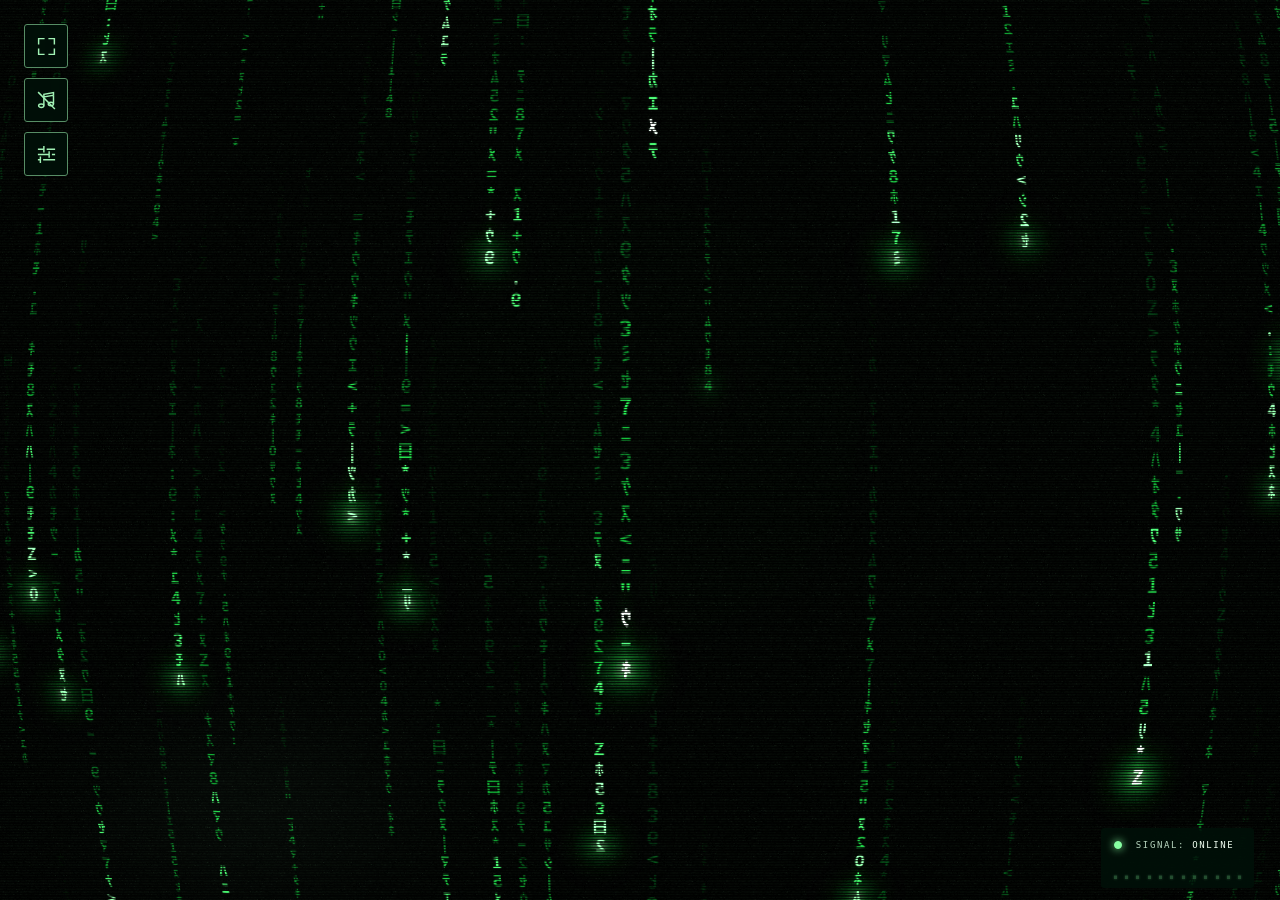
<file: index.html>
<!doctype html>
<html lang="en" data-signal="cinema">
  <head>
    <meta charset="utf-8" />
    <meta
      name="viewport"
      content="width=device-width, initial-scale=1, viewport-fit=cover"
    />
    <meta name="theme-color" content="#000402" />
    <meta
      name="description"
      content="Matrix-inspired digital rain with CRT scanlines and barrel distortion, procedurally composed electronic soundtrack, four distinct signal profiles. Desktop and mobile support."
    />
    <title>DIGITAL RAINDROP</title>
    <link rel="canonical" href="https://digital-raindrops.netlify.app/" />
    <meta property="og:type" content="website" />
    <meta property="og:site_name" content="Digital Raindrop / Matrix Rain" />
    <meta property="og:title" content="Digital Raindrop / Matrix Rain" />
    <meta
      property="og:description"
      content="Your window into the Matrix. Interactive digital rain, immersive CRT effects, and an original electronic soundtrack."
    />
    <meta property="og:url" content="https://digital-raindrops.netlify.app/" />
    <meta
      property="og:image"
      content="https://digital-raindrops.netlify.app/assets/source-social.png"
    />
    <meta property="og:image:type" content="image/png" />
    <meta property="og:image:width" content="1200" />
    <meta property="og:image:height" content="630" />
    <meta
      property="og:image:alt"
      content="Glowing emerald code rain with bright white heads on a curved CRT display."
    />
    <meta name="twitter:card" content="summary_large_image" />
    <meta name="twitter:title" content="Digital Raindrop" />
    <meta
      name="twitter:description"
      content="Your window into the Matrix. Interactive digital rain, immersive CRT effects, and an original electronic soundtrack."
    />
    <meta
      name="twitter:image"
      content="https://digital-raindrops.netlify.app/assets/source-social.png"
    />
    <meta
      name="twitter:image:alt"
      content="Glowing emerald code rain with bright white heads on a curved CRT display."
    />
    <link rel="preconnect" href="https://fonts.googleapis.com" />
    <link rel="preconnect" href="https://fonts.gstatic.com" crossorigin />
    <link
      href="https://fonts.googleapis.com/css2?family=Noto+Sans+JP:wght@700&display=swap"
      rel="stylesheet"
    />
    <link rel="stylesheet" href="styles.css" />
  </head>
  <body>
    <main id="rain" aria-label="Interactive falling digital code rain"></main>
    <button
      id="fullscreen-toggle"
      type="button"
      data-shortcut="fullscreen"
      aria-label="Enter fullscreen"
      title="Toggle fullscreen (F)"
      aria-pressed="false"
    >
      <svg viewBox="0 0 24 24" aria-hidden="true">
        <path class="fs-enter" d="M3 9V3h6 M15 3h6v6 M21 15v6h-6 M9 21H3v-6" />
        <path class="fs-exit" d="M9 3v6H3 M21 9h-6V3 M15 21v-6h6 M3 15h6v6" />
      </svg>
    </button>
    <button
      id="music-toggle"
      type="button"
      data-shortcut="music"
      aria-label="Turn music on"
      title="Turn music on (M)"
      aria-pressed="false"
    >
      <svg viewBox="0 0 24 24" aria-hidden="true">
        <path d="M9 17V5l11-2v12 M9 8l11-2" />
        <ellipse cx="6" cy="18" rx="3" ry="2" />
        <ellipse cx="17" cy="16" rx="3" ry="2" />
        <path class="music-off" d="M3 3l18 18" />
      </svg>
    </button>
    <div class="hud">
      <section id="panel" aria-label="Digital rain settings">
        <h1>DIGITAL RAIN</h1>
        <p class="sub">Your window into the Matrix. Watch, listen, learn.</p>
        <div class="rule"></div>
        <p class="tag">00 / CONTROLS</p>
        <details id="controls-help">
          <summary>
            <span class="desktop-only">Shortcuts &amp; gestures</span>
            <span class="touch-only">Gestures</span>
          </summary>
          <div id="keyboard-help" class="keyhelp desktop-only"></div>
          <p class="gesture-help desktop-only">
            Click the rain for a ripple. <kbd>Shift</kbd> + click for a stronger ripple.
            Scroll to zoom.
          </p>
          <p class="gesture-help touch-only">
            Tap the rain for a ripple. Pinch to zoom. Swipe horizontally to pan.
          </p>
          <p class="gesture-help">Select the signal status to pause or resume.</p>
        </details>
        <div class="rule"></div>
        <p class="tag">01 / VIEW</p>
        <div class="duo" role="group" aria-label="Visual mode" data-shortcut="view">
          <button data-mode="rain" class="active" aria-pressed="true">MATRIX RAIN</button>
          <button data-mode="tunnel" aria-pressed="false">CODE TUNNEL</button>
        </div>
        <p class="dsc" id="mode-help">Your window into the Matrix.</p>
        <div class="rule"></div>
        <p class="tag">02 / SIGNAL PROFILES</p>
        <div class="triad quad" role="group" aria-label="Signal profiles" data-shortcut="color">
          <button data-grade="cinema" class="active" aria-pressed="true">
            SOURCE
          </button>
          <button data-grade="abyss" aria-pressed="false">DEEP</button>
          <button data-grade="voltage" aria-pressed="false">OVERDRIVE</button>
          <button data-grade="anomaly" aria-pressed="false">ANOMALY</button>
        </div>
        <p class="dsc" id="grade-help">
          Classic emerald trails with bright heads.
        </p>
        <div class="rule"></div>
        <p class="tag">03 / THE CODE</p>
        <div class="control">
          <div class="control-head">
            <label for="density">COLUMN DENSITY</label
            ><output id="density-value" for="density"></output>
          </div>
          <input id="density" type="range" data-shortcut="densityUp densityDown" />
        </div>
        <div class="control">
          <div class="control-head">
            <label for="zoom">CENTRED CAMERA ZOOM</label
            ><output id="zoom-value" for="zoom"></output>
          </div>
          <input id="zoom" type="range" />
        </div>
        <div class="control">
          <div class="control-head">
            <label for="speed" id="speed-label">FALL VELOCITY</label
            ><output id="speed-value" for="speed"></output>
          </div>
          <input id="speed" type="range" />
        </div>
        <div class="control">
          <div class="control-head">
            <label for="persistence">TRAIL PERSISTENCE</label
            ><output id="persistence-value" for="persistence"></output>
          </div>
          <input id="persistence" type="range" />
        </div>
        <div class="switch">
          <label for="bloom">PHOSPHOR GLOW</label>
          <input id="bloom" type="checkbox" data-shortcut="glow" checked />
        </div>
        <div class="control">
          <div class="control-head">
            <label for="glow">PHOSPHOR HALO</label
            ><output id="glow-value" for="glow"></output>
          </div>
          <input id="glow" type="range" />
        </div>
        <div class="rule"></div>
        <p class="tag">04 / ANALOG DISPLAY</p>
        <div class="triad" role="group" aria-label="CRT display mode">
          <button data-crt="off" data-shortcut="flat" aria-pressed="false">FLAT</button>
          <button data-crt="scan" data-shortcut="scan" aria-pressed="false">SCANLINES</button>
          <button data-crt="glass" data-shortcut="curved" class="active" aria-pressed="true">
            CURVED CRT
          </button>
        </div>
        <p id="display-note" class="context-note"></p>
        <div class="control">
          <div class="control-head">
            <label for="curvature">CRT CURVATURE</label
            ><output id="curvature-value" for="curvature"></output>
          </div>
          <input id="curvature" type="range" />
        </div>
        <div class="control">
          <div class="control-head">
            <label for="scanBrightness">PHOSPHOR BRIGHTNESS</label
            ><output id="scanBrightness-value" for="scanBrightness"></output>
          </div>
          <input id="scanBrightness" type="range" />
        </div>
        <div class="control">
          <div class="control-head">
            <label for="grain">FILM TEXTURE STRENGTH</label
            ><output id="grain-value" for="grain"></output>
          </div>
          <input id="grain" type="range" data-shortcut="texture" />
        </div>
        <div class="switch">
          <label for="showFPS">SHOW FPS</label>
          <input id="showFPS" type="checkbox" />
        </div>
        <div class="switch" id="mobile-fps-setting" hidden>
          <label for="unlockMobileFPS">UNLOCK 60 FPS</label>
          <input id="unlockMobileFPS" type="checkbox" />
        </div>
        <div class="rule"></div>
        <p class="tag">05 / AUDIO</p>
        <div class="triad quad" role="group" aria-label="Original audio modes" data-shortcut="mute">
          <button data-audio="off" title="Mute all audio" aria-pressed="false">MUTED</button>
          <button data-audio="effects" class="active" aria-pressed="true">
            SFX ONLY
          </button>
          <button data-audio="ambience" aria-pressed="false">STATIC HUM</button>
          <button data-audio="score" aria-pressed="false">SCORE + HUM</button>
        </div>
        <p id="audio-note" class="context-note"></p>
        <div class="control">
          <div class="control-head">
            <label for="interfaceLevel">UI SOUND LEVEL</label
            ><output id="interfaceLevel-value" for="interfaceLevel"></output>
          </div>
          <input id="interfaceLevel" type="range" />
        </div>
        <div class="control">
          <div class="control-head">
            <label for="humVolume">STATIC HUM VOLUME</label
            ><output id="humVolume-value" for="humVolume"></output>
          </div>
          <input id="humVolume" type="range" />
        </div>
        <div class="control">
          <div class="control-head">
            <label for="scoreVolume">SCORE VOLUME</label
            ><output id="scoreVolume-value" for="scoreVolume"></output>
          </div>
          <input id="scoreVolume" type="range" />
        </div>
        <div class="control">
          <div class="control-head">
            <label for="volume">MASTER VOLUME</label
            ><output id="volume-value" for="volume"></output>
          </div>
          <input id="volume" type="range" />
        </div>
        <div class="switch">
          <label for="beatReactive">BEAT REACTIVE CODE</label
          ><input id="beatReactive" type="checkbox" checked />
        </div>
        <div class="control">
          <div class="control-head">
            <label for="beatStrength">BEAT IMPACT</label
            ><output id="beatStrength-value" for="beatStrength"></output>
          </div>
          <input id="beatStrength" type="range" />
        </div>
        <div class="rule"></div>
        <p class="tag">06 / SIGNAL INTERVENTION</p>
        <div class="buttons">
          <button id="surge-btn" data-shortcut="surge">
            <span>ELECTRIC SURGE</span><span class="keyboard-only" data-shortcut-keys="surge">E</span>
          </button>
          <button id="breach-btn" data-shortcut="breach">
            <span>SYSTEM BREACH</span><span class="keyboard-only" data-shortcut-keys="breach">B</span>
          </button>
          <button id="pause-btn" data-shortcut="pause"><span id="pause-label">PAUSE SIGNAL</span><span class="keyboard-only" data-shortcut-keys="pause">Space</span></button>
          <button id="reseed-btn" data-shortcut="reseed"><span>RESEED FIELD</span><span class="keyboard-only" data-shortcut-keys="reseed">R</span></button>
          <button id="defaults-btn" style="grid-column: 1/-1">
            RESTORE DEFAULTS
          </button>
        </div>
        <p id="notify" role="status" aria-live="polite"></p>
      </section>
      <button
        id="toggle"
        type="button"
        data-shortcut="settings"
        aria-label="Open settings"
        title="Open settings (S)"
        aria-expanded="false"
        aria-controls="panel"
      >
        <svg viewBox="0 0 24 24" aria-hidden="true">
          <path
            class="panel-open"
            d="M3 6h6 M13 6h8 M3 12h12 M19 12h2 M3 18h2 M9 18h12 M9 3v6 M15 9v6 M5 15v6"
          />
          <path class="panel-close" d="M6 6l12 12 M18 6L6 18" />
        </svg>
      </button>
    </div>
    <div class="fps" id="fps-indicator" hidden aria-hidden="true">
      FPS: <strong id="fps-value">—</strong>
    </div>
    <button class="mini" id="signal-indicator" type="button" aria-label="Pause signal" aria-pressed="false" data-shortcut="pause">
      SIGNAL: <strong id="status">ONLINE</strong>
      <span id="beat-leds" aria-hidden="true">
        <i></i><i></i><i></i><i></i><i></i><i></i><i></i><i></i><i></i><i></i
        ><i></i><i></i>
      </span>
    </button>
    <!-- Ordered classic scripts preserve direct-open startup. -->
    <script src="js/rain.js"></script>
    <script src="js/crt.js"></script>
    <script src="js/audio.js"></script>
    <script src="js/ui.js"></script>
  </body>
</html>
</file>
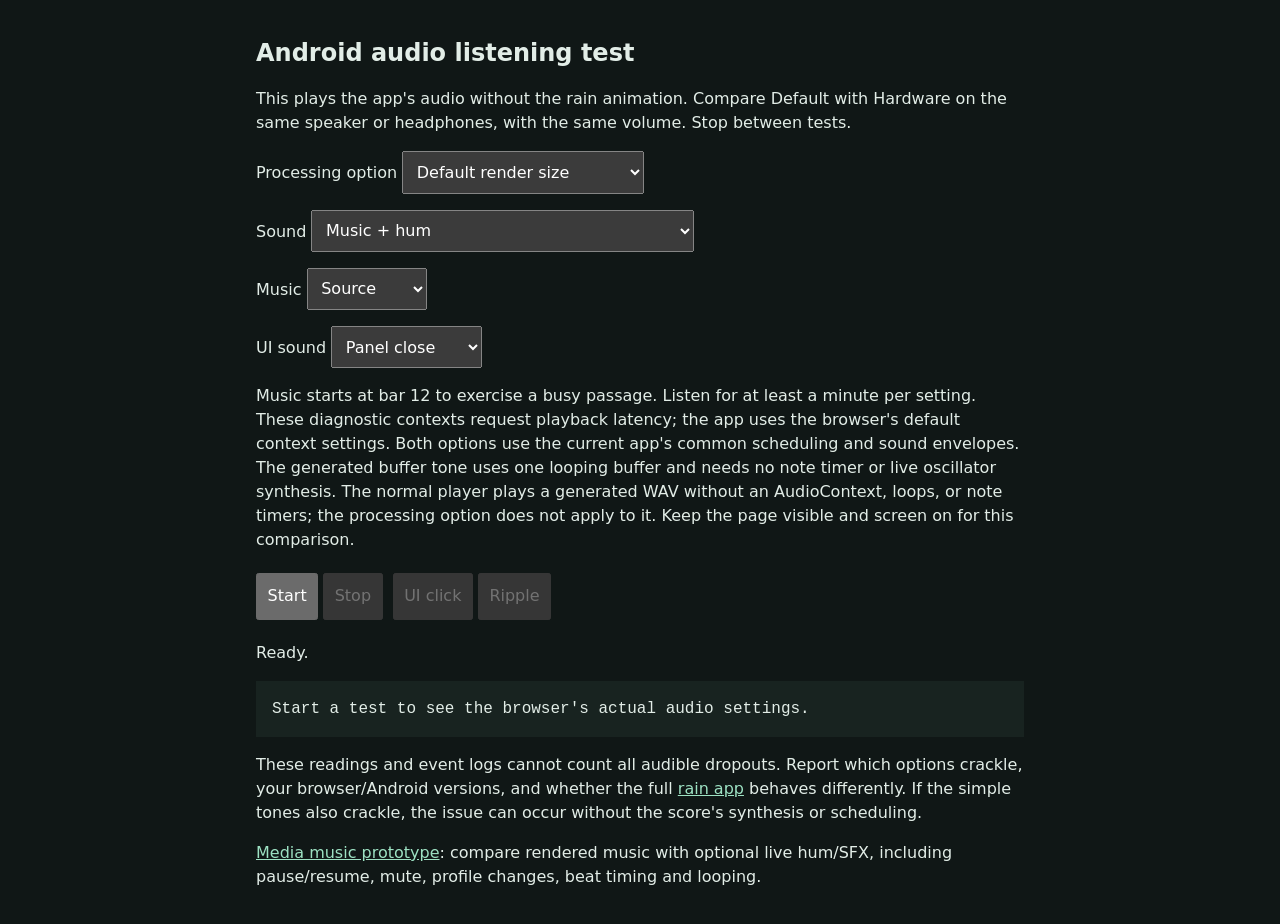
<file: tests/audio-live.html>
<!doctype html>
<html lang="en">
<meta charset="utf-8">
<meta name="viewport" content="width=device-width,initial-scale=1">
<title>Digital Rain — Android audio listening test</title>
<style>
  :root { color-scheme: dark; font: 16px/1.5 system-ui, sans-serif; }
  body { max-width: 48rem; margin: auto; padding: 1.2rem; background: #101716; color: #e2ede7; }
  h1 { font-size: 1.5rem; }
  label { display: block; margin: 1rem 0; }
  select, button { font: inherit; padding: .6rem; max-width: 100%; }
  button { margin: .3rem .3rem .3rem 0; }
  pre { white-space: pre-wrap; overflow-wrap: anywhere; background: #182320; padding: 1rem; }
  a { color: #9de2c3; }
</style>
<h1>Android audio listening test</h1>
<p>This plays the app's audio without the rain animation. Compare Default with Hardware
on the same speaker or headphones, with the same volume. Stop between tests.</p>
<label>Processing option
  <select id="render"><option value="default">Default render size</option>
    <option value="hardware">Hardware (experimental)</option></select>
</label>
<label>Sound
  <select id="sound"><option value="score">Music + hum</option>
    <option value="tone">Steady tone (Web Audio oscillator)</option><option value="buffer">Generated steady tone (Web Audio buffer)</option>
    <option value="media">Normal audio player tone (90 seconds)</option>
    <option value="effects">SFX only</option></select>
</label>
<label>Music
  <select id="profile"><option value="cinema">Source</option><option value="abyss">Deep</option>
    <option value="voltage">Overdrive</option><option value="anomaly">Anomaly</option></select>
</label>
<label>UI sound
  <select id="kind"><option value="panel-close">Panel close</option><option value="panel-open">Panel open</option>
    <option value="press">Button</option><option value="select">Selection</option>
    <option value="toggle-on">Switch on</option><option value="toggle-off">Switch off</option>
    <option value="slider">Slider</option><option value="slider-end">Slider release</option>
    <option value="commit">Commit</option><option value="reset">Reset</option>
    <option value="pause">Pause</option><option value="resume">Resume</option></select>
</label>
<p>Music starts at bar 12 to exercise a busy passage. Listen for at least a minute per setting.
These diagnostic contexts request playback latency; the app uses the browser's default context settings.
Both options use the current app's common scheduling and sound envelopes.
The generated buffer tone uses one looping buffer and needs no note timer or live oscillator synthesis.
The normal player plays a generated WAV without an AudioContext, loops, or note timers;
the processing option does not apply to it. Keep the page visible and screen on for this comparison.</p>
<button id="start">Start</button><button id="stop" disabled>Stop</button>
<button id="foley" disabled>UI click</button><button id="ripple" disabled>Ripple</button>
<p id="status" role="status">Ready.</p>
<pre id="report">Start a test to see the browser's actual audio settings.</pre>
<p>These readings and event logs cannot count all audible dropouts. Report which options crackle, your browser/Android
versions, and whether the full <a href="../index.html">rain app</a> behaves differently.
If the simple tones also crackle, the issue can occur without the score's synthesis or scheduling.</p>
<p><a href="audio-media.html">Media music prototype</a>: compare rendered music with optional live hum/SFX,
including pause/resume, mute, profile changes, beat timing and looping.</p>
<script>window.RainApp={state:{grade:'cinema',volume:.5,paused:false,interfaceSounds:true,interfaceLevel:.5}};</script>
<script src="../js/audio.js"></script>
<script>
'use strict';
const byId=id=>document.getElementById(id);
const controls=['render','sound','profile'].map(byId);
let engine=null, ctx=null, source=null, gain=null, refresh=null, test=null, media=null, mediaUrl=null;
let events=[], startedAt=0, stopping=false;
function logEvent(event) {
  events.push({seconds:+((performance.now()-startedAt)/1000).toFixed(2),event});
  if(events.length>40)events.shift();
  report();
}
document.addEventListener('visibilitychange',()=>{if(ctx||media)logEvent('page '+document.visibilityState);});
// A finite file avoids loop-boundary and live Web Audio processing as variables.
function toneWav() {
  const rate=48000, count=rate*90, bytes=new ArrayBuffer(44+count*2), view=new DataView(bytes);
  const text=(at,s)=>{for(let i=0;i<s.length;i++)view.setUint8(at+i,s.charCodeAt(i));};
  text(0,'RIFF');view.setUint32(4,bytes.byteLength-8,true);text(8,'WAVE');text(12,'fmt ');
  view.setUint32(16,16,true);view.setUint16(20,1,true);view.setUint16(22,1,true);
  view.setUint32(24,rate,true);view.setUint32(28,rate*2,true);
  view.setUint16(32,2,true);view.setUint16(34,16,true);text(36,'data');view.setUint32(40,count*2,true);
  const fade=rate*.04;
  for(let i=0;i<count;i++) {
    const envelope=Math.min(1,i/fade,(count-1-i)/fade);
    view.setInt16(44+i*2,Math.round(Math.sin(2*Math.PI*440*i/rate)*.08*envelope*32767),true);
  }
  return new Blob([bytes],{type:'audio/wav'});
}
function report() {
  if(!ctx&&!media)return;
  byId('report').textContent=JSON.stringify({
    browser:navigator.userAgent, ...test, pageVisibility:document.visibilityState,
    ...(ctx?{
      state:ctx.state, sampleRate:ctx.sampleRate,
      renderQuantumFrames:ctx.renderQuantumSize??'not exposed (hint may be ignored)',
      baseLatencyMs:Number.isFinite(ctx.baseLatency)?+(ctx.baseLatency*1000).toFixed(2):'not exposed',
      outputLatencyMs:Number.isFinite(ctx.outputLatency)?+(ctx.outputLatency*1000).toFixed(2):'not exposed',
      audioTimeSeconds:+ctx.currentTime.toFixed(2)
    }:{state:media.ended?'ended':media.paused?'paused':'playing',fileSampleRate:48000,
      audioTimeSeconds:+media.currentTime.toFixed(2),readyState:media.readyState,
      error:media.error?{code:media.error.code,message:media.error.message}:null}),
    events
  },null,2);
}
async function start() {
  if(ctx||media||stopping)return;
  const processing=byId('render').value, sound=byId('sound').value;
  events=[];startedAt=performance.now();
  test={requestedProcessing:sound==='media'?'not applicable':processing,sound,
    profile:byId('profile').value,latencyHint:sound==='media'?'not applicable':'playback'};
  const activeTest=test;
  controls.forEach(control=>control.disabled=true);
  byId('start').disabled=true;byId('stop').disabled=false;
  try {
    // Keep experimental context configuration here, outside the production engine.
    const Context=window.AudioContext||window.webkitAudioContext;
    const diagnosticContext=function() {
      try {return new Context({latencyHint:'playback',renderSizeHint:processing});}
      catch {test.fallback='render hint rejected';return new Context({latencyHint:'playback'});}
    };
    let playPromise=null;
    if(sound==='media') {
      media=new Audio();mediaUrl=URL.createObjectURL(toneWav());media.src=mediaUrl;
      const player=media;
      for(const name of ['playing','waiting','stalled','pause','ended','error'])
        player.addEventListener(name,()=>{if(media===player)logEvent('player '+name);});
      playPromise=player.play();
    } else if(sound==='score'||sound==='effects') {
      RainApp.state.grade=test.profile;
      engine=new SignalAudio();
      // init() constructs its context synchronously; restore the constructor
      // before playback promises or any other page work can run.
      const originalContext=window.AudioContext;
      try {window.AudioContext=diagnosticContext;engine.setMode(sound);}
      finally {window.AudioContext=originalContext;}
      if(!engine.ctx)throw Error('Web Audio could not start.');
      ctx=engine.ctx;
      if(sound==='score') {
        // Retire the intro already queued by setMode before jumping ahead.
        engine.retireScoreBus();engine.step=12*16;engine.recentHits=[];
        engine.nextStep=ctx.currentTime+engine.startLead;engine.schedule();
      }
    } else {
      ctx=diagnosticContext();
      ctx.resume().catch(error=>{byId('status').textContent=error.message;});
      gain=ctx.createGain();gain.gain.value=0;gain.connect(ctx.destination);
      if(sound==='tone') {source=ctx.createOscillator();source.frequency.value=440;}
      else {
        const buffer=ctx.createBuffer(1,ctx.sampleRate,ctx.sampleRate),data=buffer.getChannelData(0);
        for(let i=0;i<data.length;i++)data[i]=Math.sin(2*Math.PI*440*i/ctx.sampleRate);
        source=ctx.createBufferSource();source.buffer=buffer;source.loop=true;
      }
      const t=ctx.currentTime+.12;
      source.connect(gain);gain.gain.setValueAtTime(0,t);gain.gain.linearRampToValueAtTime(.08,t+.04);
      source.start(t);
    }
    if(ctx) {
      const context=ctx;
      context.addEventListener('statechange',()=>{if(ctx===context)logEvent('context '+context.state);});
    }
    byId('foley').disabled=byId('ripple').disabled=!engine;
    byId('status').textContent='Playing. Note any crackles, then Stop to change the test.';
    refresh=setInterval(report,1000);report();
    if(playPromise)await playPromise;
  } catch(error) {
    if(stopping||test!==activeTest||activeTest.stopped)return;
    await stop();
    byId('status').textContent='Could not play: '+error.message;
  }
}
async function stop() {
  if(stopping)return;
  stopping=true;
  if(test)test.stopped=true;
  byId('stop').disabled=true;byId('foley').disabled=byId('ripple').disabled=true;
  clearInterval(refresh);
  logEvent('Stop requested');
  if(media) {
    media.pause();report();
    const player=media;media=null;
    player.removeAttribute('src');player.load();
    URL.revokeObjectURL(mediaUrl);mediaUrl=null;
  }
  if(ctx) {
    if(engine)engine.setMode('off');
    else if(gain)gain.gain.setTargetAtTime(0,ctx.currentTime,.015);
    await new Promise(resolve=>setTimeout(resolve,100));
    await ctx.close();report();
  }
  ctx=null;engine=null;source=null;gain=null;
  controls.forEach(control=>control.disabled=false);byId('start').disabled=false;
  byId('status').textContent='Stopped. Choose another setting and Start.';
  stopping=false;
}
byId('start').onclick=start;
byId('stop').onclick=()=>stop().catch(error=>{byId('status').textContent=error.message;});
byId('foley').onclick=()=>engine?.interfaceSound(byId('kind').value);
byId('ripple').onclick=()=>engine?.ripple(.5);
</script>
</html>
</file>
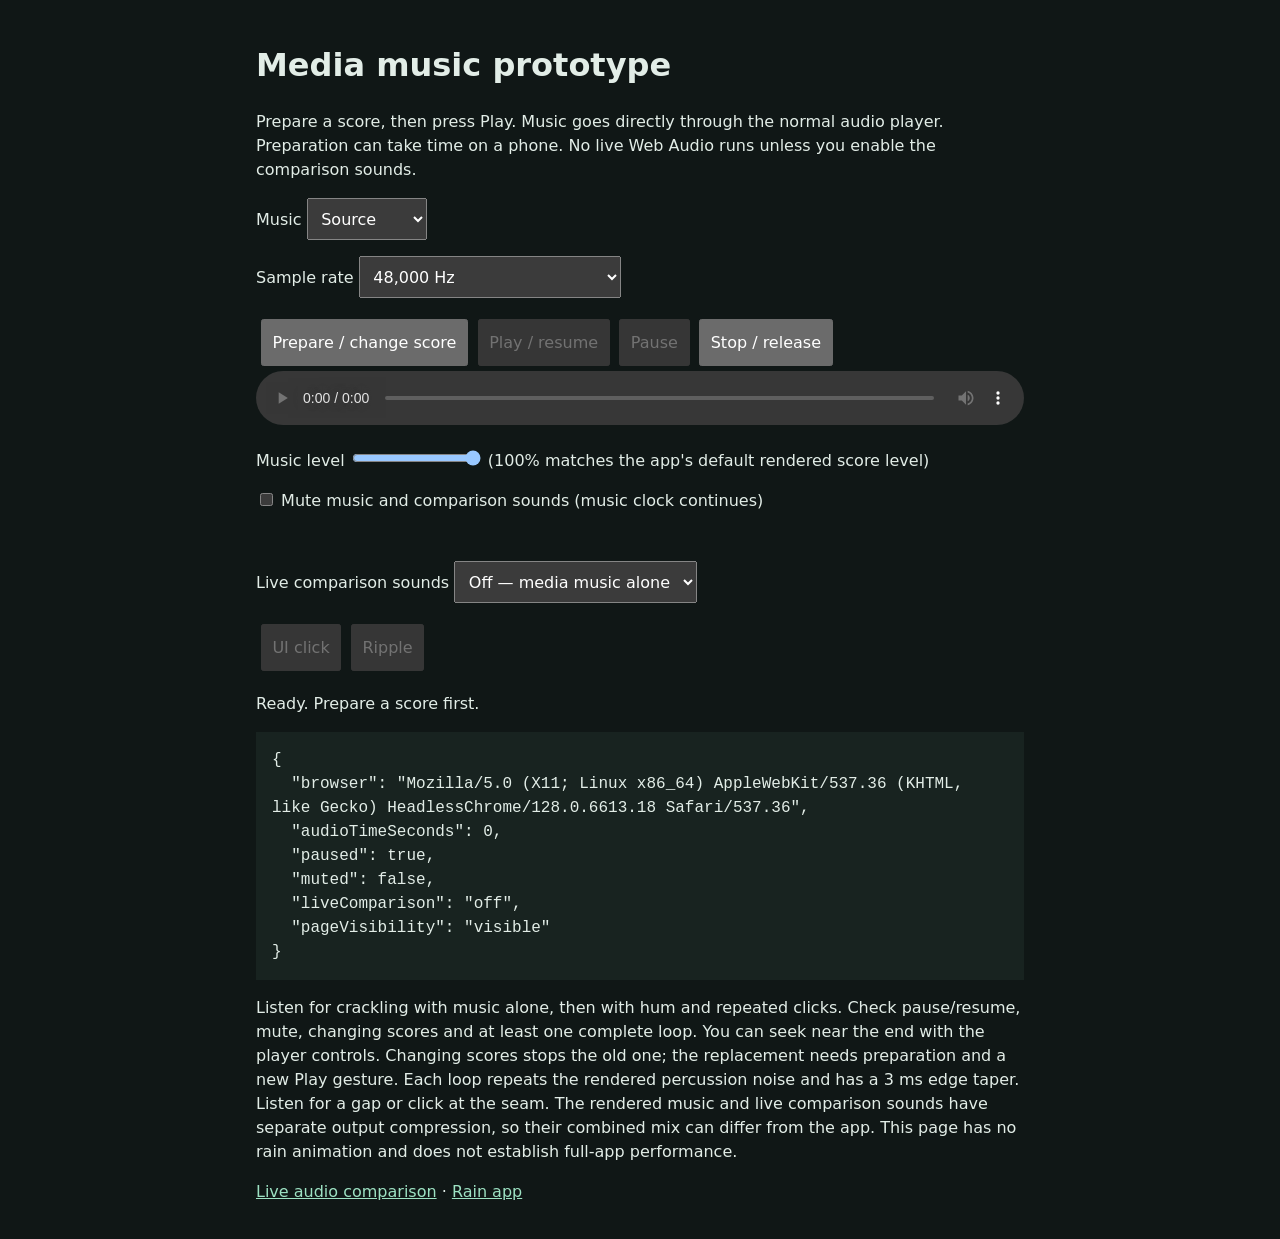
<file: tests/audio-media.html>
<!doctype html>
<html lang="en">
<meta charset="utf-8">
<meta name="viewport" content="width=device-width,initial-scale=1">
<title>Digital Rain — media music prototype</title>
<style>
:root{color-scheme:dark;font:16px/1.5 system-ui}body{max-width:48rem;margin:auto;padding:1.2rem;background:#101716;color:#e2ede7}
label{display:block;margin:1rem 0}select,button{font:inherit;padding:.6rem;max-width:100%}button{margin:.3rem}audio{width:100%}
pre{white-space:pre-wrap;overflow-wrap:anywhere;background:#182320;padding:1rem}a{color:#9de2c3}
#beat{height:1rem;background:#9de2c3;transform-origin:left;transform:scaleX(0)}
</style>
<h1>Media music prototype</h1>
<p>Prepare a score, then press Play. Music goes directly through the normal audio player.
Preparation can take time on a phone. No live Web Audio runs unless you enable the comparison sounds.</p>
<label>Music <select id="profile"><option value="cinema">Source</option><option value="abyss">Deep</option><option value="voltage">Overdrive</option><option value="anomaly">Anomaly</option></select></label>
<label>Sample rate <select id="rate"><option value="48000">48,000 Hz</option><option value="22050">22,050 Hz (earlier audition)</option></select></label>
<button id="prepare">Prepare / change score</button><button id="play" disabled>Play / resume</button><button id="pause" disabled>Pause</button><button id="stop">Stop / release</button>
<audio id="player" controls loop></audio>
<label>Music level <input id="volume" type="range" min="0" max="1" step=".01" value="1"> (100% matches the app's default rendered score level)</label>
<label><input id="mute" type="checkbox"> Mute music and comparison sounds (music clock continues)</label>
<div id="beat" aria-hidden="true"></div>
<label>Live comparison sounds <select id="live"><option value="off">Off — media music alone</option><option value="effects">SFX only</option><option value="score">Score-level hum + SFX</option></select></label>
<button id="click" disabled>UI click</button><button id="ripple" disabled>Ripple</button>
<p id="status" role="status">Ready. Prepare a score first.</p><pre id="report"></pre>
<p>Listen for crackling with music alone, then with hum and repeated clicks. Check pause/resume,
mute, changing scores and at least one complete loop. You can seek near the end with the player controls.
Changing scores stops the old one; the replacement needs preparation and a new Play gesture.
Each loop repeats the rendered percussion noise and has a 3 ms edge taper. Listen for a gap or click at the seam.
The rendered music and live comparison sounds have separate output compression, so their combined mix can differ from the app.
This page has no rain animation and does not establish full-app performance.</p>
<p><a href="audio-live.html">Live audio comparison</a> · <a href="../index.html">Rain app</a></p>
<script>window.RainApp={state:{grade:'cinema',volume:.5,paused:false,interfaceSounds:true,interfaceLevel:.5}};</script>
<script src="../js/audio.js"></script><script src="media-score.js"></script>
<script>
'use strict';
const el=id=>document.getElementById(id);
const music=new MediaScorePlayer(el('player'));
let liveEngine=null, operation=0, requestedLive='off';
function liveMode() {
  if(!liveEngine)return;
  // The score mode supplies the original hum gains, but pause suppresses score notes.
  RainApp.state.paused=true;
  liveEngine.setMode(el('mute').checked?'off':requestedLive);
  el('click').disabled=el('ripple').disabled=el('mute').checked||requestedLive==='off'||!liveEngine.ctx;
}
function silenceLive() {
  requestedLive='off';el('live').value='off';
  if(liveEngine) {
    liveEngine.setMode('off');liveEngine.ctx?.close().catch(()=>{});liveEngine=null;
  }
  el('click').disabled=el('ripple').disabled=true;
}
async function prepare() {
  const current=++operation;
  silenceLive();
  el('play').disabled=el('pause').disabled=true;
  const progress=message=>{if(current===operation)el('status').textContent=message;};
  try {
    if(await music.prepare(el('profile').value,+el('rate').value,progress)&&current===operation) {
      el('play').disabled=el('pause').disabled=false;
      el('status').textContent='Ready. Press Play to start the prepared score.';
    }
  } catch(error) {if(current===operation)el('status').textContent='Could not prepare: '+error.message;}
}
async function play() {
  const current=operation;
  try {await music.play();if(current===operation)el('status').textContent='Playing. Compare music alone first.';}
  catch(error){if(current===operation)el('status').textContent='Could not play: '+error.message+' — press Play to retry.';}
}
el('prepare').onclick=prepare;
for(const name of ['profile','rate'])el(name).onchange=()=>{
  ++operation;music.stop();silenceLive();el('play').disabled=el('pause').disabled=true;
  el('status').textContent='Selection changed. Prepare the new score.';
};
el('play').onclick=play;
el('pause').onclick=()=>{music.pause();el('status').textContent='Music paused. Hum and UI sounds may continue.';};
el('stop').onclick=()=>{
  ++operation;music.stop();silenceLive();el('play').disabled=el('pause').disabled=true;
  el('status').textContent='Stopped and released. Prepare a score to restart.';
};
el('volume').oninput=()=>{music.player.volume=+el('volume').value;};
el('mute').onchange=()=>{music.player.muted=el('mute').checked;liveMode();};
el('live').onchange=()=>{
  requestedLive=el('live').value;
  if(requestedLive==='off'){silenceLive();return;}
  if(requestedLive!=='off'&&!liveEngine)liveEngine=new SignalAudio();
  liveMode();
};
el('click').onclick=()=>liveEngine?.interfaceSound('press');
el('ripple').onclick=()=>liveEngine?.ripple(.5);
music.player.addEventListener('error',()=>{el('status').textContent='Player error: '+(music.player.error?.message||music.player.error?.code);});
function update() {
  el('beat').style.transform=`scaleX(${music.beatEnergy()})`;
  el('report').textContent=JSON.stringify({browser:navigator.userAgent,profile:music.track?.profile,
    fileSampleRate:music.track?.rate,loopSeconds:music.track?.period,peak:music.track?.peak,
    invalidSamples:music.track?.invalid,clippedSamples:music.track?.clipped,
    audioTimeSeconds:+music.player.currentTime.toFixed(2),paused:music.player.paused,
    muted:music.player.muted,liveComparison:requestedLive,liveContextState:liveEngine?.ctx?.state,
    pageVisibility:document.visibilityState},null,2);
  requestAnimationFrame(update);
}
update();
window.addEventListener('pagehide',()=>el('stop').click());
</script>
</html>
</file>
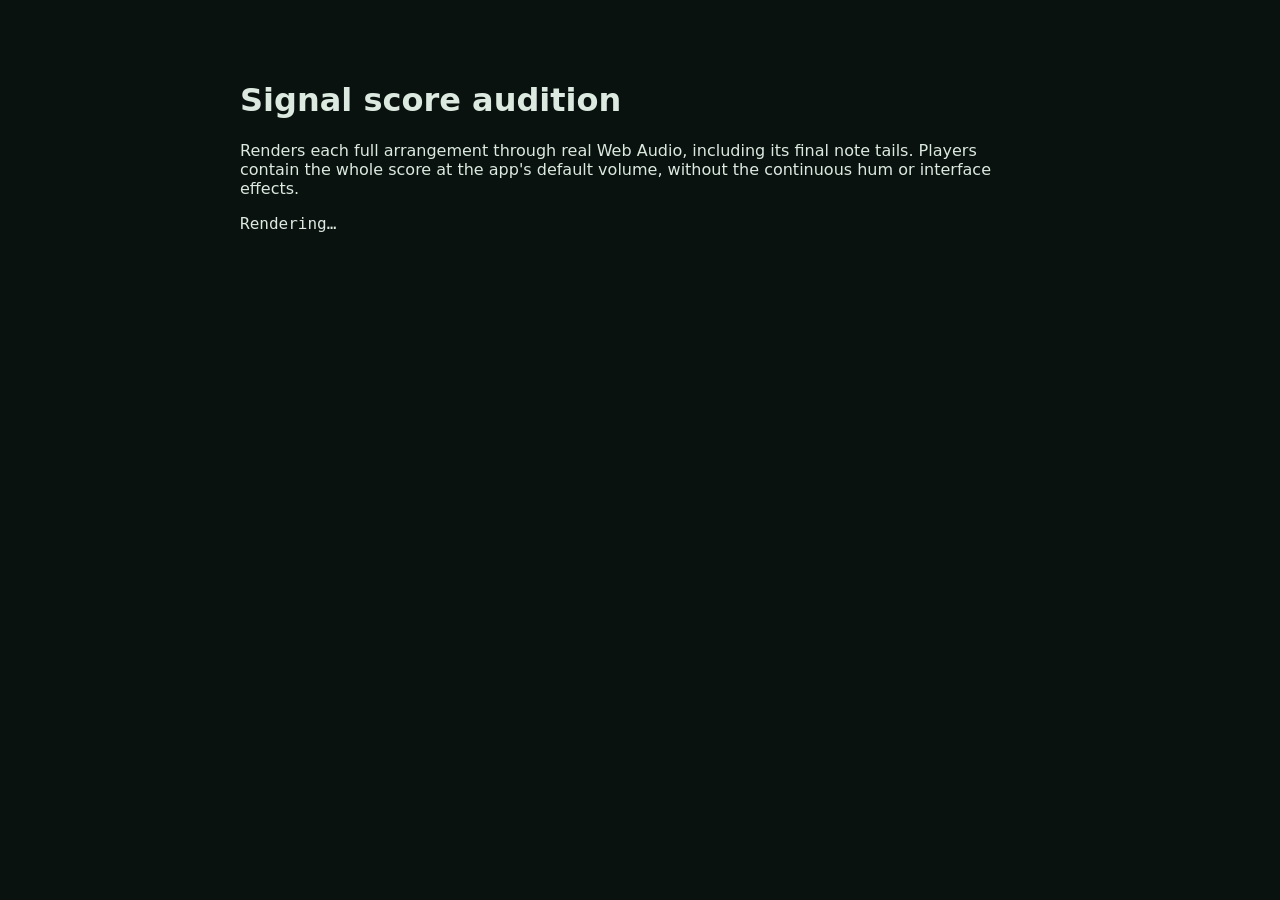
<file: tests/audio-render.html>
<!doctype html>
<html lang="en">
<meta charset="utf-8">
<title>Signal score audition and render check</title>
<style>body{background:#09120e;color:#dce9e0;font:16px system-ui;max-width:800px;margin:40px auto;padding:20px}audio{width:100%}pre{white-space:pre-wrap}section{margin:30px 0}</style>
<h1>Signal score audition</h1>
<p>Renders each full arrangement through real Web Audio, including its final note tails. Players contain the whole score at the app's default volume, without the continuous hum or interface effects.</p>
<pre id="results">Rendering…</pre>
<div id="players"></div>
<script>window.RainApp={state:{grade:'cinema',volume:.5,paused:false}};</script>
<script src="../js/audio.js"></script>
<script>
function wav(buffer) {
  const length=buffer.length, data=new ArrayBuffer(44+length*4), view=new DataView(data);
  const text=(at,value)=>{for(let i=0;i<value.length;i++)view.setUint8(at+i,value.charCodeAt(i));};
  text(0,'RIFF');view.setUint32(4,data.byteLength-8,true);text(8,'WAVE');text(12,'fmt ');
  view.setUint32(16,16,true);view.setUint16(20,1,true);view.setUint16(22,2,true);
  view.setUint32(24,buffer.sampleRate,true);view.setUint32(28,buffer.sampleRate*4,true);
  view.setUint16(32,4,true);view.setUint16(34,16,true);text(36,'data');view.setUint32(40,length*4,true);
  for(let channel=0;channel<2;channel++) {
    const samples=buffer.getChannelData(channel);
    for(let i=0;i<length;i++)view.setInt16(44+i*4+channel*2,Math.max(-1,Math.min(1,samples[i]))*32767,true);
  }
  return new Blob([data],{type:'audio/wav'});
}
(async()=>{
  const results=[];
  for(const [profile,score] of Object.entries(SignalAudio.scores)) {
    RainApp.state.grade=profile;
    const duration=score.bars*4*60/score.bpm;
    const ctx=new OfflineAudioContext(2,Math.ceil((duration+4)*22050),22050);
    // Run the production instrument graph and compressor in an offline context.
    window.AudioContext=function(){return ctx;};
    const engine=new SignalAudio();engine.mode='score';engine.init();
    engine.schedulingScore=true;
    for(let tick=0;tick<score.bars*16;tick++)engine.scoreStep(.07+tick*60/score.bpm/4,tick);
    const buffer=await ctx.startRendering();
    let peak=0,sum=0,invalid=0,clipped=0;
    for(let channel=0;channel<2;channel++)for(const sample of buffer.getChannelData(channel)) {
      if(!Number.isFinite(sample))invalid++;
      peak=Math.max(peak,Math.abs(sample));sum+=sample*sample;if(Math.abs(sample)>=1)clipped++;
    }
    const result={profile,title:score.title,bpm:score.bpm,seconds:+duration.toFixed(2),peak:+peak.toFixed(4),rms:+Math.sqrt(sum/(buffer.length*2)).toFixed(4),invalid,clipped};
    results.push(result);
    const section=document.createElement('section'),heading=document.createElement('h2'),audio=document.createElement('audio');
    heading.textContent=`${score.title} — ${profile} — ${score.bpm} BPM`;
    audio.controls=true;audio.src=URL.createObjectURL(wav(buffer));
    section.append(heading,audio);document.getElementById('players').append(section);
    document.getElementById('results').textContent=JSON.stringify(results,null,2);
  }
  document.getElementById('results').dataset.complete='true';
})().catch(error=>{document.getElementById('results').textContent=error.stack;});
</script>
</html>
</file>
<file: styles.css>
/* The interface follows the signal's phosphor palette. Keep text nearly white
   over a subtly translucent panel so glow bleeds through without obscuring controls. */
:root{
 --hud-left:max(24px,env(safe-area-inset-left));--hud-top:max(24px,env(safe-area-inset-top));--hud-gap:10px;--hud-button:44px;
 color-scheme:dark;
 --ui-page:#000401;--ui-panel:rgba(2,19,10,.90);--ui-hud:rgba(1,16,8,.88);
 --ui-base:36,94,53;--ui-surface:rgba(35,88,48,.24);--ui-hover:rgba(43,110,61,.34);
 --ui-selected:rgba(29,95,47,.55);--ui-border:#578D65;--ui-border-hot:#BCF8C9;
 --ui-text:#F1FFF2;--ui-label:#C9EED0;--ui-muted:#B4D3BC;--ui-dim:#A3C9AC;
 --ui-accent:#A1F2B5;--ui-led:#87FFA2;--ui-outline:#BEFFD0;
 --ui-rule:rgba(133,211,155,.56);--ui-glow:rgba(35,163,75,.18);
 --ui-scroll-track:#071D0D;--ui-scroll-thumb:#39784C;
}
:root[data-signal="abyss"]{
 --ui-page:#00070C;--ui-panel:rgba(3,19,29,.90);--ui-hud:rgba(3,20,31,.88);
 --ui-base:27,73,105;--ui-surface:rgba(28,78,108,.28);--ui-hover:rgba(37,101,137,.39);
 --ui-selected:rgba(29,98,138,.55);--ui-border:#568FA9;--ui-border-hot:#A5EAF9;
 --ui-text:#EEFBFF;--ui-label:#D1EBF4;--ui-muted:#B4D5E3;--ui-dim:#A5CBDF;
 --ui-accent:#8EDCF1;--ui-led:#70DDF5;--ui-outline:#C0F0FC;
 --ui-rule:rgba(118,189,220,.53);--ui-glow:rgba(48,150,204,.20);
 --ui-scroll-track:#081C29;--ui-scroll-thumb:#36718F;
}
:root[data-signal="voltage"]{
 --ui-page:#040600;--ui-panel:rgba(17,23,4,.90);--ui-hud:rgba(20,27,5,.90);
 --ui-base:80,105,19;--ui-surface:rgba(88,108,22,.27);--ui-hover:rgba(111,139,23,.39);
 --ui-selected:rgba(95,120,20,.49);--ui-border:#9BAE50;--ui-border-hot:#F1FFAF;
 --ui-text:#FCFFE9;--ui-label:#EBF5D0;--ui-muted:#D6E4AF;--ui-dim:#C8D9A2;
 --ui-accent:#DEF68A;--ui-led:#D7FC5D;--ui-outline:#F3FFC0;
 --ui-rule:rgba(188,211,107,.54);--ui-glow:rgba(154,188,28,.19);
 --ui-scroll-track:#1C2405;--ui-scroll-thumb:#859E32;
}
:root[data-signal="anomaly"]{
 --ui-page:#080108;--ui-panel:rgba(25,5,18,.90);--ui-hud:rgba(29,5,22,.90);
 --ui-base:109,35,75;--ui-surface:rgba(110,34,73,.29);--ui-hover:rgba(145,45,94,.40);
 --ui-selected:rgba(128,31,79,.55);--ui-border:#B77296;--ui-border-hot:#FFC2DF;
 --ui-text:#FFF1F9;--ui-label:#F8D7E8;--ui-muted:#EBC1D9;--ui-dim:#E3B3D1;
 --ui-accent:#FFA1D0;--ui-led:#FF7FBC;--ui-outline:#FFD0E9;
 --ui-rule:rgba(224,125,171,.53);--ui-glow:rgba(219,58,133,.20);
 --ui-scroll-track:#2A071D;--ui-scroll-thumb:#8D3F69;
}
*{box-sizing:border-box}
html,body{padding:0;margin:0;width:100%;height:100%;overflow:hidden;background:var(--ui-page)}
#rain{position:fixed;inset:0;overflow:hidden;touch-action:none}
#rain canvas{display:block;touch-action:none}
#crt-output{z-index:1}
button,input{font:inherit;-webkit-tap-highlight-color:transparent}
button{cursor:pointer}
button:focus-visible,input:focus-visible,summary:focus-visible{outline:2px solid var(--ui-outline);outline-offset:3px}
#fullscreen-toggle,#music-toggle,#toggle{position:fixed;z-index:7;left:var(--hud-left);width:var(--hud-button);height:var(--hud-button);display:grid;place-items:center;border:1px solid var(--ui-border);border-radius:3px;background:var(--ui-hud);color:var(--ui-accent);backdrop-filter:blur(4px);transition:border-color .18s,background .18s,color .18s}
#fullscreen-toggle{top:var(--hud-top)}
#music-toggle{top:calc(var(--hud-top) + var(--hud-button) + var(--hud-gap))}
#toggle{top:calc(var(--hud-top) + 2 * (var(--hud-button) + var(--hud-gap)))}
#music-toggle[aria-pressed="true"]{color:var(--ui-text);border-color:var(--ui-border-hot);background:var(--ui-selected)}
#toggle[aria-expanded="true"],#fullscreen-toggle.is-fullscreen{color:var(--ui-text);border-color:var(--ui-border-hot);background:var(--ui-selected)}
#music-toggle[aria-pressed="true"] .music-off{display:none}
#fullscreen-toggle:hover,#fullscreen-toggle:focus-visible,#music-toggle:hover,#music-toggle:focus-visible,#toggle:hover,#toggle:focus-visible{color:var(--ui-text);border-color:var(--ui-border-hot);background:var(--ui-selected)}
#fullscreen-toggle svg,#music-toggle svg,#toggle svg{width:21px;height:21px;fill:none;stroke:currentColor;stroke-width:1.65;stroke-linecap:square;stroke-linejoin:miter}
#fullscreen-toggle .fs-exit{display:none}
#fullscreen-toggle.is-fullscreen .fs-enter{display:none}
#fullscreen-toggle.is-fullscreen .fs-exit{display:block}
.hud{position:fixed;z-index:5;left:var(--hud-left);top:calc(var(--hud-top) + 3 * (var(--hud-button) + var(--hud-gap)));font:11px/1.5 Consolas,"Liberation Mono",monospace;color:var(--ui-label);letter-spacing:.085em;user-select:none}
#toggle .panel-close{display:none}
#toggle[aria-expanded="true"] .panel-close{display:block}
#toggle[aria-expanded="true"] .panel-open{display:none}
#panel{display:none;position:absolute;top:0;left:0;width:min(392px,calc(100vw - var(--hud-left) - max(12px,env(safe-area-inset-right))));max-height:min(850px,calc(100dvh - var(--hud-top) - 3 * (var(--hud-button) + var(--hud-gap)) - max(12px,env(safe-area-inset-bottom))));overflow:auto;overscroll-behavior:contain;padding:12px 22px 21px;background:var(--ui-panel);border:1px solid var(--ui-border);border-radius:3px;box-shadow:0 25px 90px #000b,0 0 60px var(--ui-glow);scrollbar-color:var(--ui-scroll-thumb) var(--ui-scroll-track);backdrop-filter:blur(6px)}
#panel.open{display:block}
.hdr{display:flex;justify-content:space-between;font-size:9px;letter-spacing:.22em;color:var(--ui-dim)}
.live{color:var(--ui-accent)}
.live:before{content:"";display:inline-block;width:5px;height:5px;border-radius:50%;margin:0 8px 1px 0;background:var(--ui-led);box-shadow:0 0 12px var(--ui-led)}
h1{margin:7px 0 3px;font-size:25px;letter-spacing:.17em;font-weight:400;color:var(--ui-text);text-shadow:0 0 24px var(--ui-glow)}
.sub{font-size:10px;line-height:1.7;letter-spacing:.02em;color:var(--ui-muted);margin:0}
#controls-help{border:1px solid var(--ui-rule);border-radius:3px;background:var(--ui-surface)}
#controls-help summary{display:flex;align-items:center;gap:8px;min-height:44px;padding:10px 12px;cursor:pointer;list-style:none;color:var(--ui-accent);font-size:10px;letter-spacing:.08em}
#controls-help summary::-webkit-details-marker{display:none}
#controls-help summary::after{content:"+";margin-left:auto;color:var(--ui-text);font-size:16px}
#controls-help[open] summary::after{content:"−"}
#controls-help summary:hover{background:var(--ui-hover)}
.gesture-help{padding:0 12px;margin:10px 0 12px;color:var(--ui-muted);font-size:10px;line-height:1.7;letter-spacing:.01em}
.touch-only{display:none}
.rule{height:1px;margin:18px 0 14px;background:linear-gradient(90deg,var(--ui-rule),transparent)}
.tag{font-size:9px;letter-spacing:.23em;color:var(--ui-accent);margin:0 0 10px}
.triad{display:grid;grid-template-columns:repeat(3,minmax(0,1fr));gap:6px}
.duo{display:grid;grid-template-columns:repeat(2,minmax(0,1fr));gap:6px}
.triad.quad{grid-template-columns:repeat(4,minmax(0,1fr))}
.triad button,.duo button{min-height:44px;border:1px solid var(--ui-border);border-radius:2px;background:var(--ui-surface);color:var(--ui-label);padding:11px 3px 10px;letter-spacing:.075em;font-size:9px;text-align:center}
.triad button.active,.duo button.active{background:var(--ui-selected);color:var(--ui-text);border-color:var(--ui-border-hot);box-shadow:inset 0 0 17px var(--ui-glow)}
.triad button:hover,.duo button:hover{border-color:var(--ui-border-hot);background:var(--ui-hover);color:var(--ui-text)}
.triad button.active:hover,.duo button.active:hover{background:var(--ui-selected);color:var(--ui-text)}
.dsc{font-size:10px;color:var(--ui-muted);margin:10px 0 0;min-height:32px;line-height:1.55;letter-spacing:.01em}
#grade-help{min-height:1.55em}
.context-note{margin:10px 0 0;color:var(--ui-muted);font-size:10px;line-height:1.6;letter-spacing:.01em}
.context-note:empty{display:none}
.control{margin:14px 0 0}
.control-head{display:flex;justify-content:space-between;gap:8px;margin-bottom:6px}
label{color:var(--ui-label);font-size:10px;letter-spacing:.09em}
output{color:var(--ui-text);font-size:10px;font-variant-numeric:tabular-nums}
input[type=range]{display:block;width:100%;height:24px;margin:0;accent-color:var(--ui-accent);cursor:pointer}
input[type=checkbox]{width:16px;height:16px;accent-color:var(--ui-accent);cursor:pointer}
input:disabled{opacity:.45;cursor:not-allowed}
.control:has(input:disabled) label,.control:has(input:disabled) output{color:var(--ui-dim)}
.switch{min-height:44px;margin:10px 0;display:flex;justify-content:space-between;gap:12px;align-items:center}
.switch[hidden]{display:none}
.switch label{display:flex;flex:1;align-items:center;min-height:44px;cursor:pointer}
.buttons{display:grid;grid-template-columns:repeat(2,minmax(0,1fr));gap:7px;margin-top:15px}
.buttons button{display:flex;justify-content:space-between;align-items:center;gap:5px;min-height:44px;background:var(--ui-surface);border:1px solid var(--ui-border);border-radius:2px;color:var(--ui-label);padding:9px 8px;font-size:9px;letter-spacing:.05em;text-align:left}
#defaults-btn{justify-content:center}
.buttons button:hover{border-color:var(--ui-border-hot);background:var(--ui-hover);color:var(--ui-text)}
/* Action buttons are neutral until invoked. No permanently highlighted breach. */
.buttons button.triggered{border-color:var(--ui-border-hot);color:var(--ui-text);background:var(--ui-selected);box-shadow:0 0 16px var(--ui-glow)}
#notify{color:var(--ui-accent);font-size:9px;letter-spacing:.05em;min-height:20px;margin:12px 0 0;line-height:1.5}
.keyhelp{padding:0 12px 4px;font-size:10px;line-height:1.7;color:var(--ui-muted);letter-spacing:0}
.shortcut-group{margin:12px 0}
.shortcut-group h3{margin:0 0 7px;color:var(--ui-accent);font-size:9px;font-weight:400;letter-spacing:.12em;text-transform:uppercase}
.shortcut-row{display:flex;justify-content:space-between;align-items:center;gap:12px;margin:7px 0}
.shortcut-keys{white-space:nowrap}
kbd,[data-shortcut-keys]{display:inline-block;flex-shrink:0;min-width:19px;border:1px solid var(--ui-border);border-radius:3px;padding:1px 5px;background:var(--ui-hud);color:var(--ui-text);font:10px/1.6 Consolas,"Liberation Mono",monospace;letter-spacing:0;text-align:center;white-space:nowrap;box-shadow:0 1px 0 var(--ui-border)}
[data-shortcut-keys] kbd{min-width:0;padding:0;border:0;box-shadow:none;background:none}
.mini,.fps{position:fixed;z-index:3;right:max(clamp(12px,2vw,30px),env(safe-area-inset-right));text-align:right;color:var(--ui-dim);font:9px/1.8 Consolas,monospace;letter-spacing:.18em;white-space:nowrap}
.mini{bottom:max(12px,env(safe-area-inset-bottom));min-height:44px;padding:8px 12px;border:1px solid transparent;border-radius:3px;background:var(--ui-hud);color:var(--ui-muted);transition:border-color .18s,background .18s}
.mini:hover,.mini:focus-visible{border-color:var(--ui-border-hot);background:var(--ui-selected);color:var(--ui-text)}
.fps{pointer-events:none;opacity:.72}
.fps{top:max(var(--hud-top),env(safe-area-inset-top));font-variant-numeric:tabular-nums}
.mini strong,.fps strong{font-weight:400;color:var(--ui-text)}
#fps-value{display:inline-block;min-width:3ch}
/* Reserve OFFLINE's width so the dot and label stay anchored when pausing. */
.mini #status{display:inline-block;width:calc(7ch + 1.26em);text-align:left}
.mini:before{content:"";display:inline-block;vertical-align:middle;margin-right:7px;width:6px;height:6px;border:1px solid var(--ui-led);border-radius:50%;background:var(--ui-led);box-shadow:0 0 9px var(--ui-led)}
.mini[data-paused="true"]:before{background:transparent;box-shadow:none}
#beat-leds{height:26px;display:flex;justify-content:space-between;align-items:flex-end;margin-top:0}
#beat-leds i{display:block;height:100%;width:3px;transform:scaleY(.12);transform-origin:bottom;background:var(--ui-led);opacity:.28;box-shadow:0 0 7px var(--ui-led)}
/* Phones and coarse-pointer devices keep touch guidance, without advertising
   shortcuts that require a physical keyboard. */
@media(max-width:560px),(pointer:coarse){
 :root{--hud-left:max(12px,env(safe-area-inset-left));--hud-top:max(12px,env(safe-area-inset-top))}
 .keyhelp,.keyboard-only,.desktop-only{display:none}
 .touch-only{display:block}
 input[type=range]{height:44px}
}
@media(max-width:560px),(pointer:coarse){
 /* A compact toolbar also keeps settings usable on touch screens in landscape. */
 #music-toggle{left:calc(var(--hud-left) + var(--hud-button) + var(--hud-gap));top:var(--hud-top)}
 #toggle{left:calc(var(--hud-left) + 2 * (var(--hud-button) + var(--hud-gap)));top:var(--hud-top)}
 .hud{top:calc(var(--hud-top) + var(--hud-button) + var(--hud-gap))}
 #panel{width:min(392px,calc(100vw - var(--hud-left) - max(12px,env(safe-area-inset-right))));max-height:calc(100dvh - var(--hud-top) - var(--hud-button) - var(--hud-gap) - 56px - max(12px,env(safe-area-inset-bottom)));padding:10px 16px 17px}
 .mini{padding:10px 12px;z-index:6}
 .fps{top:calc(var(--hud-top) + 13px);right:max(12px,env(safe-area-inset-right))}
 .buttons button{justify-content:center;text-align:center}
}
@media(max-width:560px){
 #panel{width:calc(100vw - var(--hud-left) - max(12px,env(safe-area-inset-right)))}
}
@media(prefers-reduced-motion:reduce){*,*:before,*:after{animation:none!important;transition:none!important}}
</file>
